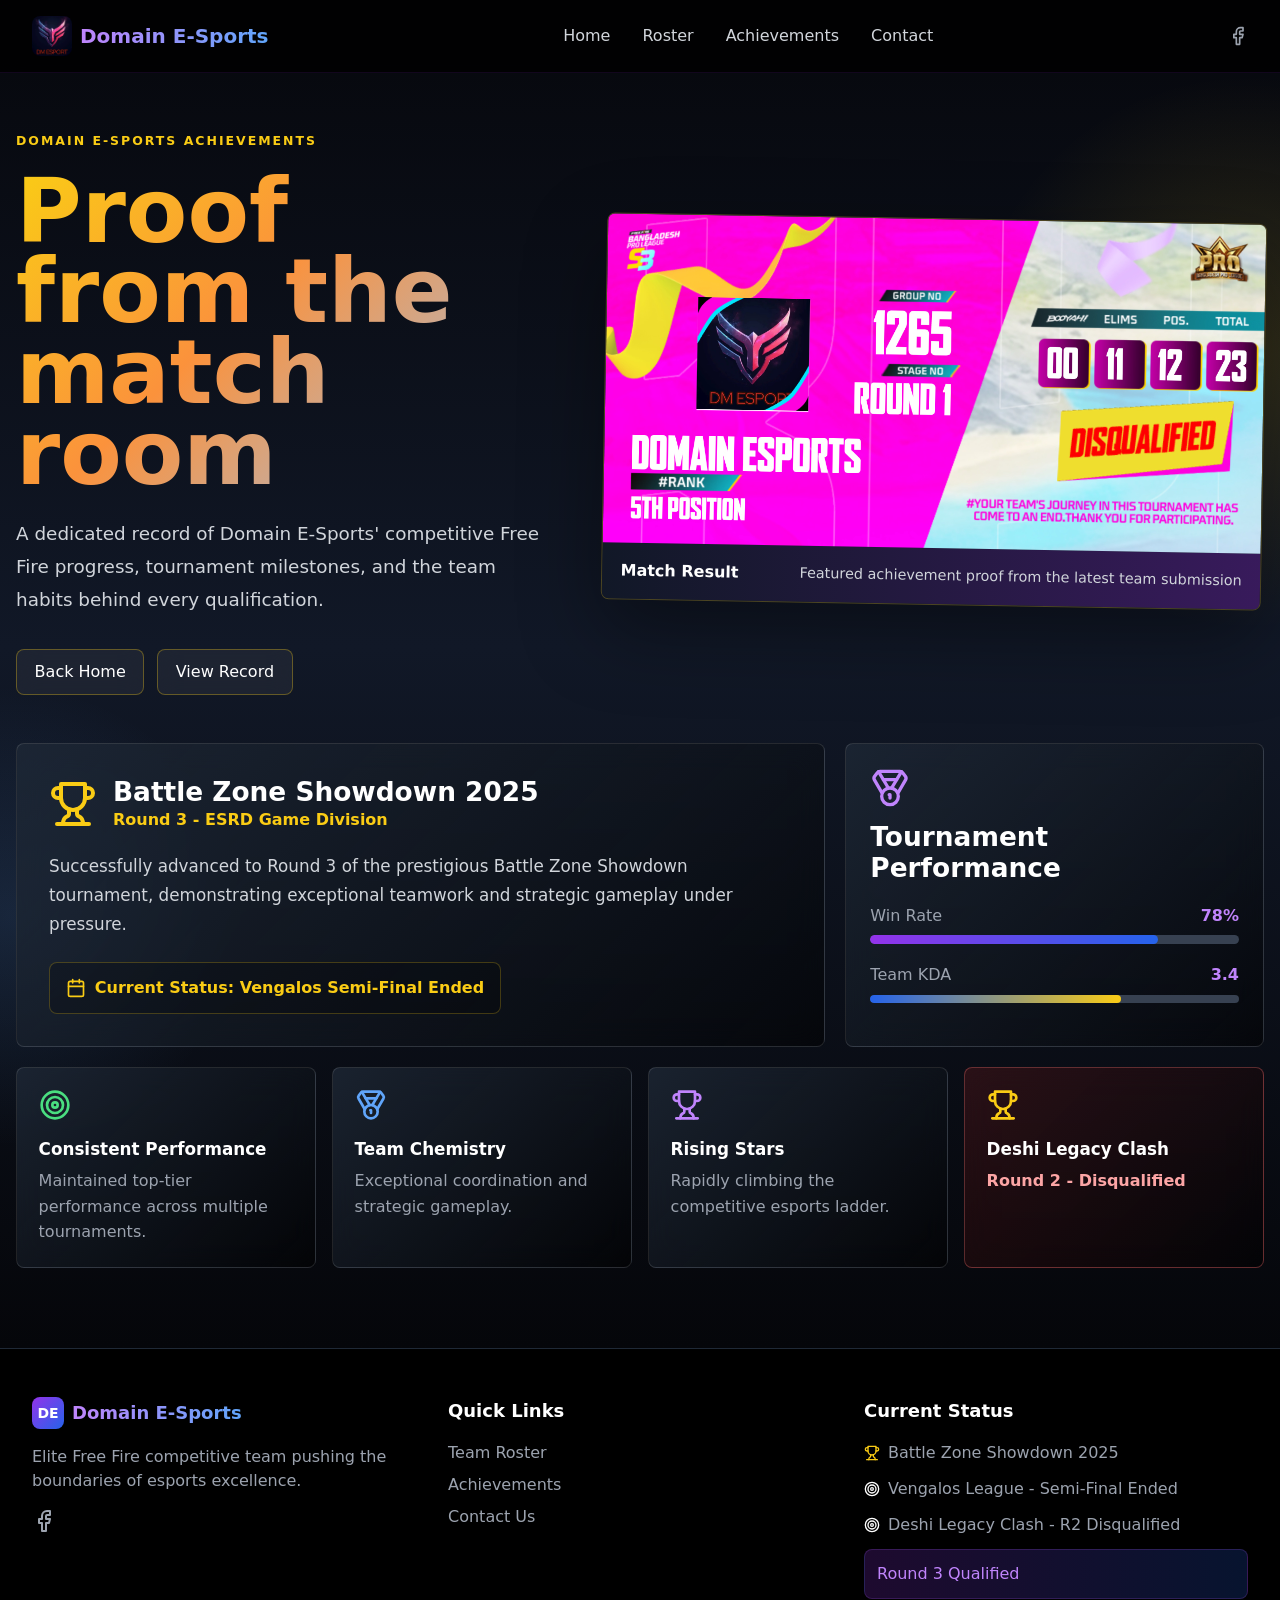
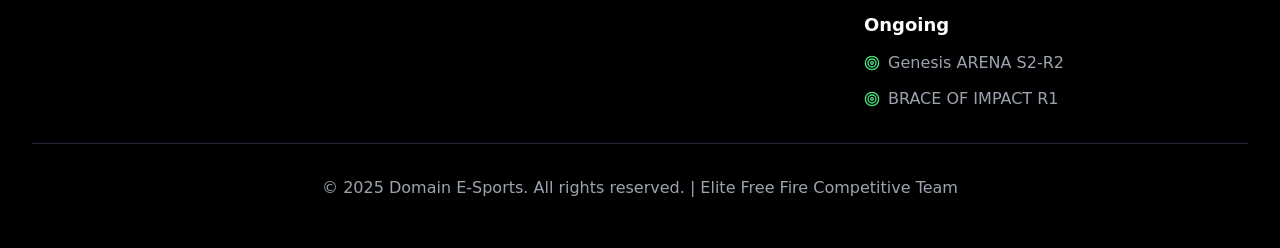
<file: achievements.html>
<!doctype html>
<html lang="en">
  <head>
    <meta charset="UTF-8" />
    <link rel="icon" type="image/svg+xml" href="/vite.svg" />
    <meta name="viewport" content="width=device-width, initial-scale=1.0" />
    <title>Domain E-Sports Team Website</title>
    <script type="module" crossorigin src="/assets/index-dilrspda.js"></script>
    <link rel="stylesheet" crossorigin href="/assets/index-c0afio5c.css">
  </head>
  <body>
    <div id="root"></div>
  </body>
</html>
</file>
<file: assets/index-c0afio5c.css>
*,:before,:after{--tw-border-spacing-x: 0;--tw-border-spacing-y: 0;--tw-translate-x: 0;--tw-translate-y: 0;--tw-rotate: 0;--tw-skew-x: 0;--tw-skew-y: 0;--tw-scale-x: 1;--tw-scale-y: 1;--tw-pan-x: ;--tw-pan-y: ;--tw-pinch-zoom: ;--tw-scroll-snap-strictness: proximity;--tw-gradient-from-position: ;--tw-gradient-via-position: ;--tw-gradient-to-position: ;--tw-ordinal: ;--tw-slashed-zero: ;--tw-numeric-figure: ;--tw-numeric-spacing: ;--tw-numeric-fraction: ;--tw-ring-inset: ;--tw-ring-offset-width: 0px;--tw-ring-offset-color: #fff;--tw-ring-color: rgb(59 130 246 / .5);--tw-ring-offset-shadow: 0 0 #0000;--tw-ring-shadow: 0 0 #0000;--tw-shadow: 0 0 #0000;--tw-shadow-colored: 0 0 #0000;--tw-blur: ;--tw-brightness: ;--tw-contrast: ;--tw-grayscale: ;--tw-hue-rotate: ;--tw-invert: ;--tw-saturate: ;--tw-sepia: ;--tw-drop-shadow: ;--tw-backdrop-blur: ;--tw-backdrop-brightness: ;--tw-backdrop-contrast: ;--tw-backdrop-grayscale: ;--tw-backdrop-hue-rotate: ;--tw-backdrop-invert: ;--tw-backdrop-opacity: ;--tw-backdrop-saturate: ;--tw-backdrop-sepia: ;--tw-contain-size: ;--tw-contain-layout: ;--tw-contain-paint: ;--tw-contain-style: }::backdrop{--tw-border-spacing-x: 0;--tw-border-spacing-y: 0;--tw-translate-x: 0;--tw-translate-y: 0;--tw-rotate: 0;--tw-skew-x: 0;--tw-skew-y: 0;--tw-scale-x: 1;--tw-scale-y: 1;--tw-pan-x: ;--tw-pan-y: ;--tw-pinch-zoom: ;--tw-scroll-snap-strictness: proximity;--tw-gradient-from-position: ;--tw-gradient-via-position: ;--tw-gradient-to-position: ;--tw-ordinal: ;--tw-slashed-zero: ;--tw-numeric-figure: ;--tw-numeric-spacing: ;--tw-numeric-fraction: ;--tw-ring-inset: ;--tw-ring-offset-width: 0px;--tw-ring-offset-color: #fff;--tw-ring-color: rgb(59 130 246 / .5);--tw-ring-offset-shadow: 0 0 #0000;--tw-ring-shadow: 0 0 #0000;--tw-shadow: 0 0 #0000;--tw-shadow-colored: 0 0 #0000;--tw-blur: ;--tw-brightness: ;--tw-contrast: ;--tw-grayscale: ;--tw-hue-rotate: ;--tw-invert: ;--tw-saturate: ;--tw-sepia: ;--tw-drop-shadow: ;--tw-backdrop-blur: ;--tw-backdrop-brightness: ;--tw-backdrop-contrast: ;--tw-backdrop-grayscale: ;--tw-backdrop-hue-rotate: ;--tw-backdrop-invert: ;--tw-backdrop-opacity: ;--tw-backdrop-saturate: ;--tw-backdrop-sepia: ;--tw-contain-size: ;--tw-contain-layout: ;--tw-contain-paint: ;--tw-contain-style: }*,:before,:after{box-sizing:border-box;border-width:0;border-style:solid;border-color:#e5e7eb}:before,:after{--tw-content: ""}html,:host{line-height:1.5;-webkit-text-size-adjust:100%;-moz-tab-size:4;-o-tab-size:4;tab-size:4;font-family:ui-sans-serif,system-ui,sans-serif,"Apple Color Emoji","Segoe UI Emoji",Segoe UI Symbol,"Noto Color Emoji";font-feature-settings:normal;font-variation-settings:normal;-webkit-tap-highlight-color:transparent}body{margin:0;line-height:inherit}hr{height:0;color:inherit;border-top-width:1px}abbr:where([title]){-webkit-text-decoration:underline dotted;text-decoration:underline dotted}h1,h2,h3,h4,h5,h6{font-size:inherit;font-weight:inherit}a{color:inherit;text-decoration:inherit}b,strong{font-weight:bolder}code,kbd,samp,pre{font-family:ui-monospace,SFMono-Regular,Menlo,Monaco,Consolas,Liberation Mono,Courier New,monospace;font-feature-settings:normal;font-variation-settings:normal;font-size:1em}small{font-size:80%}sub,sup{font-size:75%;line-height:0;position:relative;vertical-align:baseline}sub{bottom:-.25em}sup{top:-.5em}table{text-indent:0;border-color:inherit;border-collapse:collapse}button,input,optgroup,select,textarea{font-family:inherit;font-feature-settings:inherit;font-variation-settings:inherit;font-size:100%;font-weight:inherit;line-height:inherit;letter-spacing:inherit;color:inherit;margin:0;padding:0}button,select{text-transform:none}button,input:where([type=button]),input:where([type=reset]),input:where([type=submit]){-webkit-appearance:button;background-color:transparent;background-image:none}:-moz-focusring{outline:auto}:-moz-ui-invalid{box-shadow:none}progress{vertical-align:baseline}::-webkit-inner-spin-button,::-webkit-outer-spin-button{height:auto}[type=search]{-webkit-appearance:textfield;outline-offset:-2px}::-webkit-search-decoration{-webkit-appearance:none}::-webkit-file-upload-button{-webkit-appearance:button;font:inherit}summary{display:list-item}blockquote,dl,dd,h1,h2,h3,h4,h5,h6,hr,figure,p,pre{margin:0}fieldset{margin:0;padding:0}legend{padding:0}ol,ul,menu{list-style:none;margin:0;padding:0}dialog{padding:0}textarea{resize:vertical}input::-moz-placeholder,textarea::-moz-placeholder{opacity:1;color:#9ca3af}input::placeholder,textarea::placeholder{opacity:1;color:#9ca3af}button,[role=button]{cursor:pointer}:disabled{cursor:default}img,svg,video,canvas,audio,iframe,embed,object{display:block;vertical-align:middle}img,video{max-width:100%;height:auto}[hidden]:where(:not([hidden=until-found])){display:none}.fixed{position:fixed}.absolute{position:absolute}.relative{position:relative}.inset-0{top:0;right:0;bottom:0;left:0}.top-0{top:0}.z-10{z-index:10}.z-50{z-index:50}.mx-auto{margin-left:auto;margin-right:auto}.mb-1{margin-bottom:.25rem}.mb-16{margin-bottom:4rem}.mb-2{margin-bottom:.5rem}.mb-4{margin-bottom:1rem}.mb-6{margin-bottom:1.5rem}.mb-8{margin-bottom:2rem}.mr-2{margin-right:.5rem}.mr-4{margin-right:1rem}.mt-12{margin-top:3rem}.mt-6{margin-top:1.5rem}.mt-8{margin-top:2rem}.block{display:block}.flex{display:flex}.inline-flex{display:inline-flex}.grid{display:grid}.hidden{display:none}.h-10{height:2.5rem}.h-12{height:3rem}.h-2{height:.5rem}.h-20{height:5rem}.h-32{height:8rem}.h-4{height:1rem}.h-5{height:1.25rem}.h-8{height:2rem}.min-h-screen{min-height:100vh}.w-10{width:2.5rem}.w-12{width:3rem}.w-20{width:5rem}.w-32{width:8rem}.w-4{width:1rem}.w-5{width:1.25rem}.w-8{width:2rem}.w-fit{width:-moz-fit-content;width:fit-content}.w-full{width:100%}.max-w-3xl{max-width:48rem}.max-w-4xl{max-width:56rem}.max-w-7xl{max-width:80rem}.transform{transform:translate(var(--tw-translate-x),var(--tw-translate-y)) rotate(var(--tw-rotate)) skew(var(--tw-skew-x)) skewY(var(--tw-skew-y)) scaleX(var(--tw-scale-x)) scaleY(var(--tw-scale-y))}.grid-cols-1{grid-template-columns:repeat(1,minmax(0,1fr))}.grid-cols-2{grid-template-columns:repeat(2,minmax(0,1fr))}.flex-col{flex-direction:column}.items-center{align-items:center}.justify-center{justify-content:center}.justify-between{justify-content:space-between}.gap-12{gap:3rem}.gap-6{gap:1.5rem}.gap-8{gap:2rem}.space-x-2>:not([hidden])~:not([hidden]){--tw-space-x-reverse: 0;margin-right:calc(.5rem * var(--tw-space-x-reverse));margin-left:calc(.5rem * calc(1 - var(--tw-space-x-reverse)))}.space-x-4>:not([hidden])~:not([hidden]){--tw-space-x-reverse: 0;margin-right:calc(1rem * var(--tw-space-x-reverse));margin-left:calc(1rem * calc(1 - var(--tw-space-x-reverse)))}.space-x-8>:not([hidden])~:not([hidden]){--tw-space-x-reverse: 0;margin-right:calc(2rem * var(--tw-space-x-reverse));margin-left:calc(2rem * calc(1 - var(--tw-space-x-reverse)))}.space-y-2>:not([hidden])~:not([hidden]){--tw-space-y-reverse: 0;margin-top:calc(.5rem * calc(1 - var(--tw-space-y-reverse)));margin-bottom:calc(.5rem * var(--tw-space-y-reverse))}.space-y-3>:not([hidden])~:not([hidden]){--tw-space-y-reverse: 0;margin-top:calc(.75rem * calc(1 - var(--tw-space-y-reverse)));margin-bottom:calc(.75rem * var(--tw-space-y-reverse))}.space-y-4>:not([hidden])~:not([hidden]){--tw-space-y-reverse: 0;margin-top:calc(1rem * calc(1 - var(--tw-space-y-reverse)));margin-bottom:calc(1rem * var(--tw-space-y-reverse))}.space-y-6>:not([hidden])~:not([hidden]){--tw-space-y-reverse: 0;margin-top:calc(1.5rem * calc(1 - var(--tw-space-y-reverse)));margin-bottom:calc(1.5rem * var(--tw-space-y-reverse))}.space-y-8>:not([hidden])~:not([hidden]){--tw-space-y-reverse: 0;margin-top:calc(2rem * calc(1 - var(--tw-space-y-reverse)));margin-bottom:calc(2rem * var(--tw-space-y-reverse))}.overflow-hidden{overflow:hidden}.rounded-2xl{border-radius:1rem}.rounded-full{border-radius:9999px}.rounded-lg{border-radius:.5rem}.rounded-xl{border-radius:.75rem}.border{border-width:1px}.border-b{border-bottom-width:1px}.border-t{border-top-width:1px}.border-blue-500\/20{border-color:#3b82f633}.border-gray-700\/50{border-color:#37415180}.border-gray-800{--tw-border-opacity: 1;border-color:rgb(31 41 55 / var(--tw-border-opacity, 1))}.border-green-500\/20{border-color:#22c55e33}.border-purple-500\/20{border-color:#a855f733}.border-purple-500\/30{border-color:#a855f74d}.border-purple-900\/20{border-color:#581c8733}.border-yellow-500\/20{border-color:#eab30833}.border-yellow-500\/30{border-color:#eab3084d}.bg-black{--tw-bg-opacity: 1;background-color:rgb(0 0 0 / var(--tw-bg-opacity, 1))}.bg-black\/20{background-color:#0003}.bg-black\/80{background-color:#000c}.bg-blue-900\/20{background-color:#1e3a8a33}.bg-gray-700{--tw-bg-opacity: 1;background-color:rgb(55 65 81 / var(--tw-bg-opacity, 1))}.bg-gray-900{--tw-bg-opacity: 1;background-color:rgb(17 24 39 / var(--tw-bg-opacity, 1))}.bg-green-900\/20{background-color:#14532d33}.bg-purple-900\/20{background-color:#581c8733}.bg-\[radial-gradient\(circle_at_50\%_50\%\,rgba\(139\,92\,246\,0\.1\)\,transparent_70\%\)\]{background-image:radial-gradient(circle at 50% 50%,rgba(139,92,246,.1),transparent 70%)}.bg-gradient-to-b{background-image:linear-gradient(to bottom,var(--tw-gradient-stops))}.bg-gradient-to-br{background-image:linear-gradient(to bottom right,var(--tw-gradient-stops))}.bg-gradient-to-r{background-image:linear-gradient(to right,var(--tw-gradient-stops))}.from-black{--tw-gradient-from: #000 var(--tw-gradient-from-position);--tw-gradient-to: rgb(0 0 0 / 0) var(--tw-gradient-to-position);--tw-gradient-stops: var(--tw-gradient-from), var(--tw-gradient-to)}.from-blue-400{--tw-gradient-from: #60a5fa var(--tw-gradient-from-position);--tw-gradient-to: rgb(96 165 250 / 0) var(--tw-gradient-to-position);--tw-gradient-stops: var(--tw-gradient-from), var(--tw-gradient-to)}.from-blue-600{--tw-gradient-from: #2563eb var(--tw-gradient-from-position);--tw-gradient-to: rgb(37 99 235 / 0) var(--tw-gradient-to-position);--tw-gradient-stops: var(--tw-gradient-from), var(--tw-gradient-to)}.from-blue-900\/30{--tw-gradient-from: rgb(30 58 138 / .3) var(--tw-gradient-from-position);--tw-gradient-to: rgb(30 58 138 / 0) var(--tw-gradient-to-position);--tw-gradient-stops: var(--tw-gradient-from), var(--tw-gradient-to)}.from-gray-600{--tw-gradient-from: #4b5563 var(--tw-gradient-from-position);--tw-gradient-to: rgb(75 85 99 / 0) var(--tw-gradient-to-position);--tw-gradient-stops: var(--tw-gradient-from), var(--tw-gradient-to)}.from-gray-800\/50{--tw-gradient-from: rgb(31 41 55 / .5) var(--tw-gradient-from-position);--tw-gradient-to: rgb(31 41 55 / 0) var(--tw-gradient-to-position);--tw-gradient-stops: var(--tw-gradient-from), var(--tw-gradient-to)}.from-gray-900{--tw-gradient-from: #111827 var(--tw-gradient-from-position);--tw-gradient-to: rgb(17 24 39 / 0) var(--tw-gradient-to-position);--tw-gradient-stops: var(--tw-gradient-from), var(--tw-gradient-to)}.from-green-600{--tw-gradient-from: #16a34a var(--tw-gradient-from-position);--tw-gradient-to: rgb(22 163 74 / 0) var(--tw-gradient-to-position);--tw-gradient-stops: var(--tw-gradient-from), var(--tw-gradient-to)}.from-green-900\/30{--tw-gradient-from: rgb(20 83 45 / .3) var(--tw-gradient-from-position);--tw-gradient-to: rgb(20 83 45 / 0) var(--tw-gradient-to-position);--tw-gradient-stops: var(--tw-gradient-from), var(--tw-gradient-to)}.from-purple-400{--tw-gradient-from: #c084fc var(--tw-gradient-from-position);--tw-gradient-to: rgb(192 132 252 / 0) var(--tw-gradient-to-position);--tw-gradient-stops: var(--tw-gradient-from), var(--tw-gradient-to)}.from-purple-600{--tw-gradient-from: #9333ea var(--tw-gradient-from-position);--tw-gradient-to: rgb(147 51 234 / 0) var(--tw-gradient-to-position);--tw-gradient-stops: var(--tw-gradient-from), var(--tw-gradient-to)}.from-purple-600\/20{--tw-gradient-from: rgb(147 51 234 / .2) var(--tw-gradient-from-position);--tw-gradient-to: rgb(147 51 234 / 0) var(--tw-gradient-to-position);--tw-gradient-stops: var(--tw-gradient-from), var(--tw-gradient-to)}.from-purple-900\/20{--tw-gradient-from: rgb(88 28 135 / .2) var(--tw-gradient-from-position);--tw-gradient-to: rgb(88 28 135 / 0) var(--tw-gradient-to-position);--tw-gradient-stops: var(--tw-gradient-from), var(--tw-gradient-to)}.from-purple-900\/30{--tw-gradient-from: rgb(88 28 135 / .3) var(--tw-gradient-from-position);--tw-gradient-to: rgb(88 28 135 / 0) var(--tw-gradient-to-position);--tw-gradient-stops: var(--tw-gradient-from), var(--tw-gradient-to)}.from-red-600{--tw-gradient-from: #dc2626 var(--tw-gradient-from-position);--tw-gradient-to: rgb(220 38 38 / 0) var(--tw-gradient-to-position);--tw-gradient-stops: var(--tw-gradient-from), var(--tw-gradient-to)}.from-yellow-400{--tw-gradient-from: #facc15 var(--tw-gradient-from-position);--tw-gradient-to: rgb(250 204 21 / 0) var(--tw-gradient-to-position);--tw-gradient-stops: var(--tw-gradient-from), var(--tw-gradient-to)}.from-yellow-600{--tw-gradient-from: #ca8a04 var(--tw-gradient-from-position);--tw-gradient-to: rgb(202 138 4 / 0) var(--tw-gradient-to-position);--tw-gradient-stops: var(--tw-gradient-from), var(--tw-gradient-to)}.from-yellow-900\/30{--tw-gradient-from: rgb(113 63 18 / .3) var(--tw-gradient-from-position);--tw-gradient-to: rgb(113 63 18 / 0) var(--tw-gradient-to-position);--tw-gradient-stops: var(--tw-gradient-from), var(--tw-gradient-to)}.via-blue-400{--tw-gradient-to: rgb(96 165 250 / 0) var(--tw-gradient-to-position);--tw-gradient-stops: var(--tw-gradient-from), #60a5fa var(--tw-gradient-via-position), var(--tw-gradient-to)}.via-blue-600{--tw-gradient-to: rgb(37 99 235 / 0) var(--tw-gradient-to-position);--tw-gradient-stops: var(--tw-gradient-from), #2563eb var(--tw-gradient-via-position), var(--tw-gradient-to)}.to-black{--tw-gradient-to: #000 var(--tw-gradient-to-position)}.to-black\/30{--tw-gradient-to: rgb(0 0 0 / .3) var(--tw-gradient-to-position)}.to-black\/50{--tw-gradient-to: rgb(0 0 0 / .5) var(--tw-gradient-to-position)}.to-blue-400{--tw-gradient-to: #60a5fa var(--tw-gradient-to-position)}.to-blue-600{--tw-gradient-to: #2563eb var(--tw-gradient-to-position)}.to-blue-600\/20{--tw-gradient-to: rgb(37 99 235 / .2) var(--tw-gradient-to-position)}.to-blue-900\/20{--tw-gradient-to: rgb(30 58 138 / .2) var(--tw-gradient-to-position)}.to-blue-900\/30{--tw-gradient-to: rgb(30 58 138 / .3) var(--tw-gradient-to-position)}.to-emerald-600{--tw-gradient-to: #059669 var(--tw-gradient-to-position)}.to-emerald-900\/30{--tw-gradient-to: rgb(6 78 59 / .3) var(--tw-gradient-to-position)}.to-gray-700{--tw-gradient-to: #374151 var(--tw-gradient-to-position)}.to-gray-900{--tw-gradient-to: #111827 var(--tw-gradient-to-position)}.to-indigo-600{--tw-gradient-to: #4f46e5 var(--tw-gradient-to-position)}.to-indigo-900\/30{--tw-gradient-to: rgb(49 46 129 / .3) var(--tw-gradient-to-position)}.to-orange-400{--tw-gradient-to: #fb923c var(--tw-gradient-to-position)}.to-orange-600{--tw-gradient-to: #ea580c var(--tw-gradient-to-position)}.to-orange-900\/30{--tw-gradient-to: rgb(124 45 18 / .3) var(--tw-gradient-to-position)}.to-pink-600{--tw-gradient-to: #db2777 var(--tw-gradient-to-position)}.to-pink-900\/30{--tw-gradient-to: rgb(131 24 67 / .3) var(--tw-gradient-to-position)}.to-purple-400{--tw-gradient-to: #c084fc var(--tw-gradient-to-position)}.to-purple-600{--tw-gradient-to: #9333ea var(--tw-gradient-to-position)}.to-purple-800{--tw-gradient-to: #6b21a8 var(--tw-gradient-to-position)}.to-purple-900\/30{--tw-gradient-to: rgb(88 28 135 / .3) var(--tw-gradient-to-position)}.to-violet-600{--tw-gradient-to: #7c3aed var(--tw-gradient-to-position)}.bg-clip-text{-webkit-background-clip:text;background-clip:text}.object-cover{-o-object-fit:cover;object-fit:cover}.p-3{padding:.75rem}.p-4{padding:1rem}.p-6{padding:1.5rem}.p-8{padding:2rem}.px-3{padding-left:.75rem;padding-right:.75rem}.px-4{padding-left:1rem;padding-right:1rem}.px-8{padding-left:2rem;padding-right:2rem}.py-1{padding-top:.25rem;padding-bottom:.25rem}.py-12{padding-top:3rem;padding-bottom:3rem}.py-20{padding-top:5rem;padding-bottom:5rem}.py-4{padding-top:1rem;padding-bottom:1rem}.pt-4{padding-top:1rem}.pt-8{padding-top:2rem}.text-left{text-align:left}.text-center{text-align:center}.text-2xl{font-size:1.5rem;line-height:2rem}.text-3xl{font-size:1.875rem;line-height:2.25rem}.text-4xl{font-size:2.25rem;line-height:2.5rem}.text-5xl{font-size:3rem;line-height:1}.text-lg{font-size:1.125rem;line-height:1.75rem}.text-sm{font-size:.875rem;line-height:1.25rem}.text-xl{font-size:1.25rem;line-height:1.75rem}.font-bold{font-weight:700}.font-medium{font-weight:500}.font-semibold{font-weight:600}.text-blue-400{--tw-text-opacity: 1;color:rgb(96 165 250 / var(--tw-text-opacity, 1))}.text-gray-300{--tw-text-opacity: 1;color:rgb(209 213 219 / var(--tw-text-opacity, 1))}.text-gray-400{--tw-text-opacity: 1;color:rgb(156 163 175 / var(--tw-text-opacity, 1))}.text-green-400{--tw-text-opacity: 1;color:rgb(74 222 128 / var(--tw-text-opacity, 1))}.text-purple-400{--tw-text-opacity: 1;color:rgb(192 132 252 / var(--tw-text-opacity, 1))}.text-transparent{color:transparent}.text-white{--tw-text-opacity: 1;color:rgb(255 255 255 / var(--tw-text-opacity, 1))}.text-yellow-400{--tw-text-opacity: 1;color:rgb(250 204 21 / var(--tw-text-opacity, 1))}.shadow-2xl{--tw-shadow: 0 25px 50px -12px rgb(0 0 0 / .25);--tw-shadow-colored: 0 25px 50px -12px var(--tw-shadow-color);box-shadow:var(--tw-ring-offset-shadow, 0 0 #0000),var(--tw-ring-shadow, 0 0 #0000),var(--tw-shadow)}.shadow-lg{--tw-shadow: 0 10px 15px -3px rgb(0 0 0 / .1), 0 4px 6px -4px rgb(0 0 0 / .1);--tw-shadow-colored: 0 10px 15px -3px var(--tw-shadow-color), 0 4px 6px -4px var(--tw-shadow-color);box-shadow:var(--tw-ring-offset-shadow, 0 0 #0000),var(--tw-ring-shadow, 0 0 #0000),var(--tw-shadow)}.backdrop-blur-md{--tw-backdrop-blur: blur(12px);-webkit-backdrop-filter:var(--tw-backdrop-blur) var(--tw-backdrop-brightness) var(--tw-backdrop-contrast) var(--tw-backdrop-grayscale) var(--tw-backdrop-hue-rotate) var(--tw-backdrop-invert) var(--tw-backdrop-opacity) var(--tw-backdrop-saturate) var(--tw-backdrop-sepia);backdrop-filter:var(--tw-backdrop-blur) var(--tw-backdrop-brightness) var(--tw-backdrop-contrast) var(--tw-backdrop-grayscale) var(--tw-backdrop-hue-rotate) var(--tw-backdrop-invert) var(--tw-backdrop-opacity) var(--tw-backdrop-saturate) var(--tw-backdrop-sepia)}.backdrop-blur-sm{--tw-backdrop-blur: blur(4px);-webkit-backdrop-filter:var(--tw-backdrop-blur) var(--tw-backdrop-brightness) var(--tw-backdrop-contrast) var(--tw-backdrop-grayscale) var(--tw-backdrop-hue-rotate) var(--tw-backdrop-invert) var(--tw-backdrop-opacity) var(--tw-backdrop-saturate) var(--tw-backdrop-sepia);backdrop-filter:var(--tw-backdrop-blur) var(--tw-backdrop-brightness) var(--tw-backdrop-contrast) var(--tw-backdrop-grayscale) var(--tw-backdrop-hue-rotate) var(--tw-backdrop-invert) var(--tw-backdrop-opacity) var(--tw-backdrop-saturate) var(--tw-backdrop-sepia)}.transition-all{transition-property:all;transition-timing-function:cubic-bezier(.4,0,.2,1);transition-duration:.15s}.transition-colors{transition-property:color,background-color,border-color,text-decoration-color,fill,stroke;transition-timing-function:cubic-bezier(.4,0,.2,1);transition-duration:.15s}.duration-200{transition-duration:.2s}.duration-300{transition-duration:.3s}.hover\:scale-105:hover{--tw-scale-x: 1.05;--tw-scale-y: 1.05;transform:translate(var(--tw-translate-x),var(--tw-translate-y)) rotate(var(--tw-rotate)) skew(var(--tw-skew-x)) skewY(var(--tw-skew-y)) scaleX(var(--tw-scale-x)) scaleY(var(--tw-scale-y))}.hover\:border-blue-400\/50:hover{border-color:#60a5fa80}.hover\:border-purple-500\/50:hover{border-color:#a855f780}.hover\:from-purple-700:hover{--tw-gradient-from: #7e22ce var(--tw-gradient-from-position);--tw-gradient-to: rgb(126 34 206 / 0) var(--tw-gradient-to-position);--tw-gradient-stops: var(--tw-gradient-from), var(--tw-gradient-to)}.hover\:to-blue-700:hover{--tw-gradient-to: #1d4ed8 var(--tw-gradient-to-position)}.hover\:text-blue-400:hover{--tw-text-opacity: 1;color:rgb(96 165 250 / var(--tw-text-opacity, 1))}.hover\:text-purple-400:hover{--tw-text-opacity: 1;color:rgb(192 132 252 / var(--tw-text-opacity, 1))}.hover\:text-red-400:hover{--tw-text-opacity: 1;color:rgb(248 113 113 / var(--tw-text-opacity, 1))}.hover\:text-white:hover{--tw-text-opacity: 1;color:rgb(255 255 255 / var(--tw-text-opacity, 1))}.hover\:shadow-2xl:hover{--tw-shadow: 0 25px 50px -12px rgb(0 0 0 / .25);--tw-shadow-colored: 0 25px 50px -12px var(--tw-shadow-color);box-shadow:var(--tw-ring-offset-shadow, 0 0 #0000),var(--tw-ring-shadow, 0 0 #0000),var(--tw-shadow)}.hover\:shadow-purple-500\/10:hover{--tw-shadow-color: rgb(168 85 247 / .1);--tw-shadow: var(--tw-shadow-colored)}.hover\:shadow-purple-500\/25:hover{--tw-shadow-color: rgb(168 85 247 / .25);--tw-shadow: var(--tw-shadow-colored)}.group:hover .group-hover\:text-blue-300{--tw-text-opacity: 1;color:rgb(147 197 253 / var(--tw-text-opacity, 1))}@media (min-width: 640px){.sm\:px-6{padding-left:1.5rem;padding-right:1.5rem}}@media (min-width: 768px){.md\:flex{display:flex}.md\:hidden{display:none}.md\:grid-cols-2{grid-template-columns:repeat(2,minmax(0,1fr))}.md\:grid-cols-3{grid-template-columns:repeat(3,minmax(0,1fr))}.md\:text-2xl{font-size:1.5rem;line-height:2rem}.md\:text-5xl{font-size:3rem;line-height:1}.md\:text-7xl{font-size:4.5rem;line-height:1}}@media (min-width: 1024px){.lg\:col-span-2{grid-column:span 2 / span 2}.lg\:grid-cols-2{grid-template-columns:repeat(2,minmax(0,1fr))}.lg\:grid-cols-3{grid-template-columns:repeat(3,minmax(0,1fr))}.lg\:px-8{padding-left:2rem;padding-right:2rem}}@media (min-width: 1280px){.xl\:grid-cols-5{grid-template-columns:repeat(5,minmax(0,1fr))}}
.achievements-page{min-height:100vh;background:linear-gradient(180deg,#06070c 0%,#111827 48%,#05060a 100%);color:#fff;overflow:hidden}.achievement-stage{position:relative;max-width:80rem;margin:0 auto;padding:8rem 1rem 5rem}.achievement-stage:before{content:"";position:absolute;inset:4rem -20% auto auto;width:36rem;height:36rem;background:radial-gradient(circle,rgba(250,204,21,.16),transparent 68%);pointer-events:none}.achievement-stage:after{content:"";position:absolute;inset:auto auto 12rem -18%;width:30rem;height:30rem;background:radial-gradient(circle,rgba(96,165,250,.14),transparent 68%);pointer-events:none}.achievement-hero,.achievement-board,.achievement-pillars{position:relative;z-index:1}.achievement-hero{display:grid;grid-template-columns:minmax(0,.9fr) minmax(18rem,1.1fr);gap:3rem;align-items:center;margin-bottom:3rem}.achievement-copy h1{max-width:14ch;font-size:clamp(3rem,7vw,6.8rem);line-height:.9;font-weight:800;letter-spacing:0;background:linear-gradient(135deg,#facc15 0%,#fb923c 42%,#93c5fd 100%);-webkit-background-clip:text;background-clip:text;color:transparent}.achievement-copy p{max-width:39rem;margin-top:1.5rem;color:#d1d5db;font-size:1.15rem;line-height:1.8}.achievement-kicker{display:inline-flex;margin-bottom:1.25rem;color:#facc15;text-transform:uppercase;font-size:.78rem;letter-spacing:.16em;font-weight:700}.achievement-actions{display:flex;gap:.8rem;flex-wrap:wrap;margin-top:2rem}.achievement-actions a{display:inline-flex;align-items:center;justify-content:center;min-height:2.9rem;padding:0 1.1rem;border:1px solid rgba(250,204,21,.32);border-radius:.5rem;color:#fff;background:rgba(255,255,255,.055);backdrop-filter:blur(10px);transition:transform .2s ease,border-color .2s ease,background .2s ease}.achievement-actions a:hover{transform:translateY(-2px);border-color:rgba(250,204,21,.75);background:rgba(250,204,21,.12)}.achievement-photo{position:relative;border:1px solid rgba(250,204,21,.25);border-radius:.5rem;overflow:hidden;background:#111827;box-shadow:0 30px 80px rgba(0,0,0,.38);transform:rotate(1deg)}.achievement-photo img{width:100%;aspect-ratio:2/1;object-fit:cover}.achievement-photo figcaption{display:flex;justify-content:space-between;gap:1rem;align-items:center;padding:1rem 1.15rem;background:linear-gradient(90deg,rgba(17,24,39,.96),rgba(88,28,135,.55));color:#d1d5db}.achievement-photo figcaption strong{color:#fff}.achievement-photo figcaption span{text-align:right;font-size:.9rem}.achievement-board{display:grid;grid-template-columns:minmax(0,1.45fr) minmax(18rem,.75fr);gap:1.25rem}.achievement-feature,.achievement-metrics,.achievement-pillars article{border:1px solid rgba(255,255,255,.12);border-radius:.5rem;background:linear-gradient(135deg,rgba(31,41,55,.76),rgba(0,0,0,.48));backdrop-filter:blur(14px)}.achievement-feature{padding:2rem}.achievement-feature-heading{display:flex;gap:1rem;align-items:center;margin-bottom:1.25rem}.achievement-feature h2,.achievement-metrics h2{font-size:1.65rem;line-height:1.2;font-weight:800;color:#fff}.achievement-feature-heading p{color:#facc15;font-weight:700}.achievement-feature>p{max-width:52rem;color:#d1d5db;font-size:1.05rem;line-height:1.75}.achievement-status{display:inline-flex;align-items:center;gap:.55rem;margin-top:1.4rem;padding:.8rem 1rem;border:1px solid rgba(250,204,21,.24);border-radius:.5rem;color:#facc15;background:rgba(0,0,0,.22);font-weight:700}.achievement-metrics{padding:1.5rem}.achievement-metrics h2{margin:.8rem 0 1.25rem}.metric-row+ .metric-row{margin-top:1.2rem}.metric-row>div:first-child{display:flex;justify-content:space-between;margin-bottom:.45rem;color:#9ca3af}.metric-row strong{color:#c084fc}.metric-track{height:.55rem;border-radius:999px;background:#374151;overflow:hidden}.metric-track span{display:block;height:100%;border-radius:999px;background:linear-gradient(90deg,#9333ea,#2563eb)}.metric-track-blue span{background:linear-gradient(90deg,#2563eb,#facc15)}.achievement-pillars{display:grid;grid-template-columns:repeat(3,minmax(0,1fr));gap:1rem;margin-top:1.25rem}.achievement-pillars article{padding:1.35rem;transition:transform .2s ease,border-color .2s ease}.achievement-pillars article:hover{transform:translateY(-3px);border-color:rgba(250,204,21,.36)}.achievement-pillars h3{margin-top:1rem;color:#fff;font-size:1.05rem;font-weight:800}.achievement-pillars p{margin-top:.35rem;color:#9ca3af;line-height:1.6}@media (max-width: 900px){.achievement-stage{padding-top:7rem}.achievement-hero,.achievement-board{grid-template-columns:1fr}.achievement-copy h1{max-width:11ch}.achievement-photo{transform:none}.achievement-pillars{grid-template-columns:1fr}}@media (max-width: 560px){.achievement-stage{padding-left:1rem;padding-right:1rem}.achievement-copy h1{font-size:3.25rem}.achievement-copy p{font-size:1rem}.achievement-actions a{width:100%}.achievement-photo figcaption{display:block}.achievement-photo figcaption span{display:block;margin-top:.25rem;text-align:left}.achievement-feature,.achievement-metrics,.achievement-pillars article{padding:1.15rem}.achievement-feature-heading{align-items:flex-start}.achievement-status{display:flex}}
.achievement-pillars{grid-template-columns:repeat(4,minmax(0,1fr))}.achievement-pillars .achievement-disqualified{border-color:rgba(248,113,113,.35);background:linear-gradient(135deg,rgba(127,29,29,.28),rgba(0,0,0,.48))}.achievement-pillars .achievement-disqualified p{color:#fca5a5;font-weight:700}@media (max-width: 1100px){.achievement-pillars{grid-template-columns:repeat(2,minmax(0,1fr))}}@media (max-width: 900px){.achievement-pillars{grid-template-columns:1fr}}
</file>
